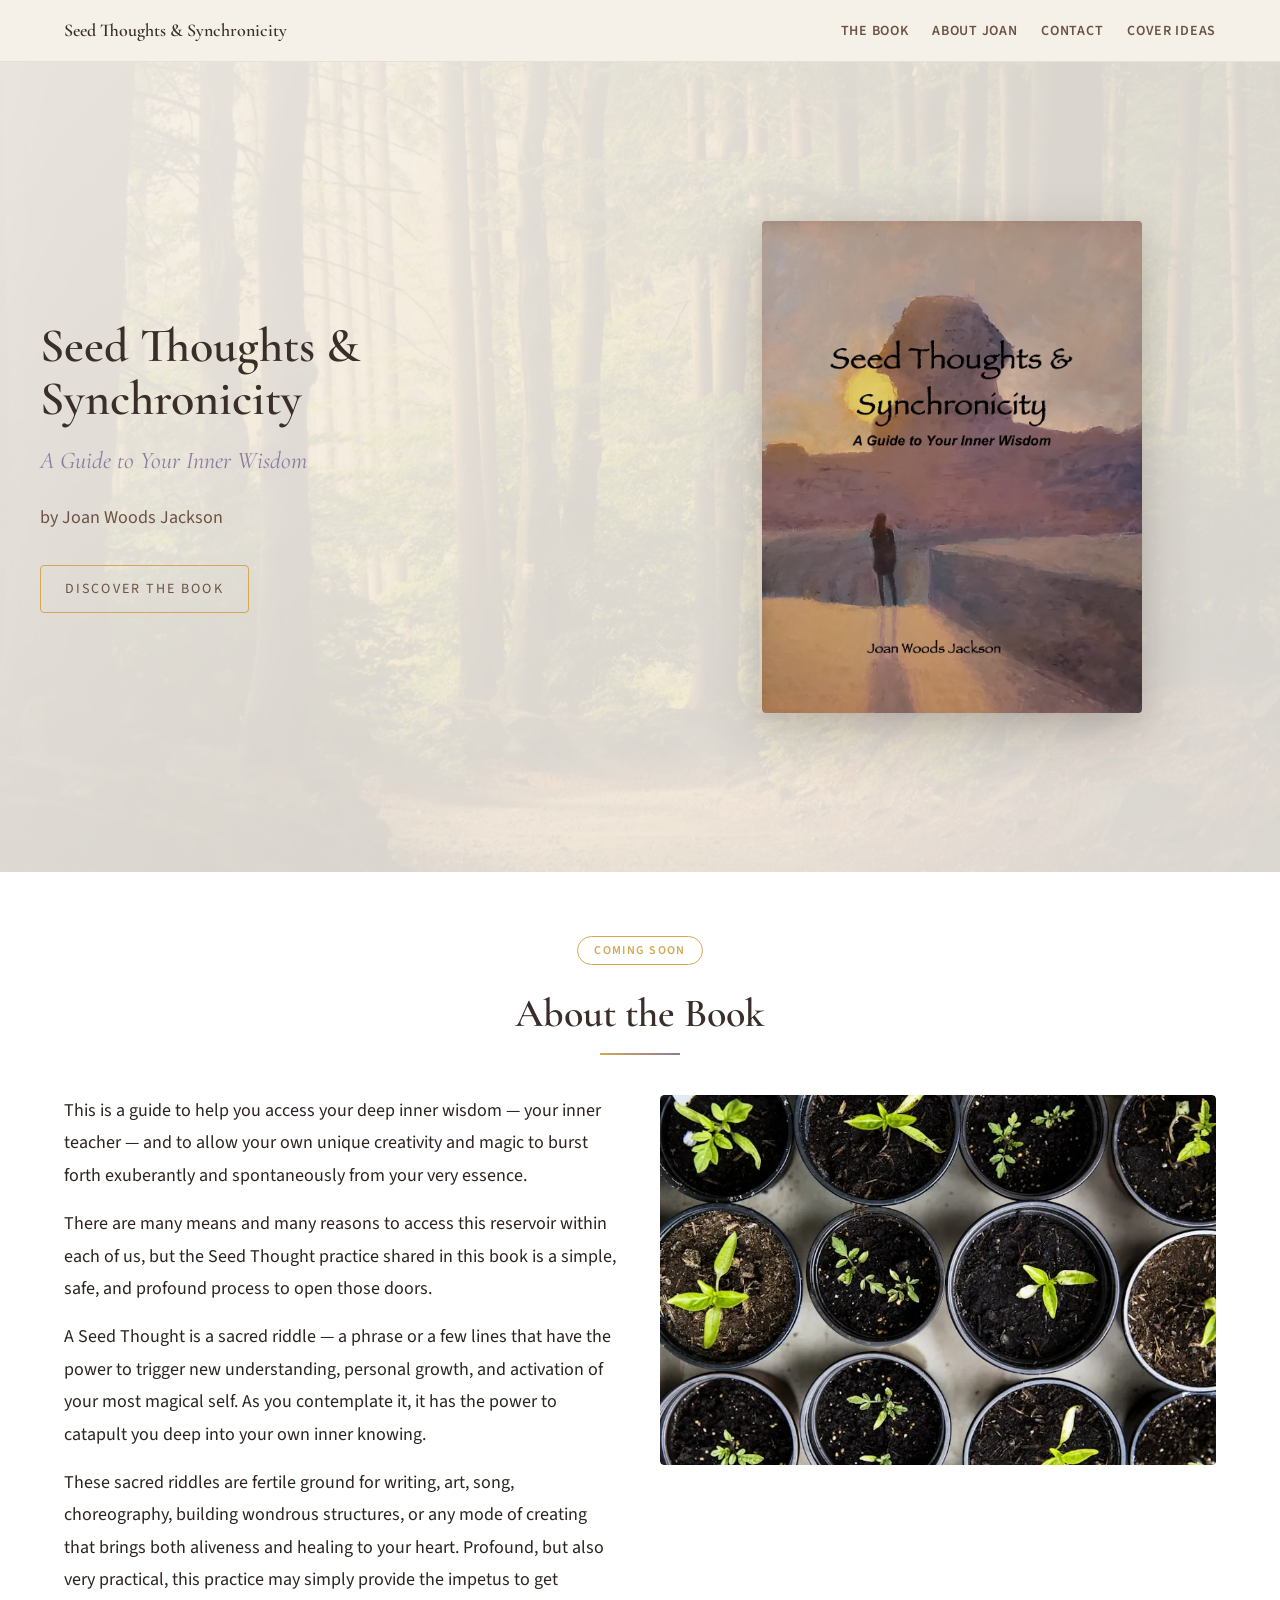
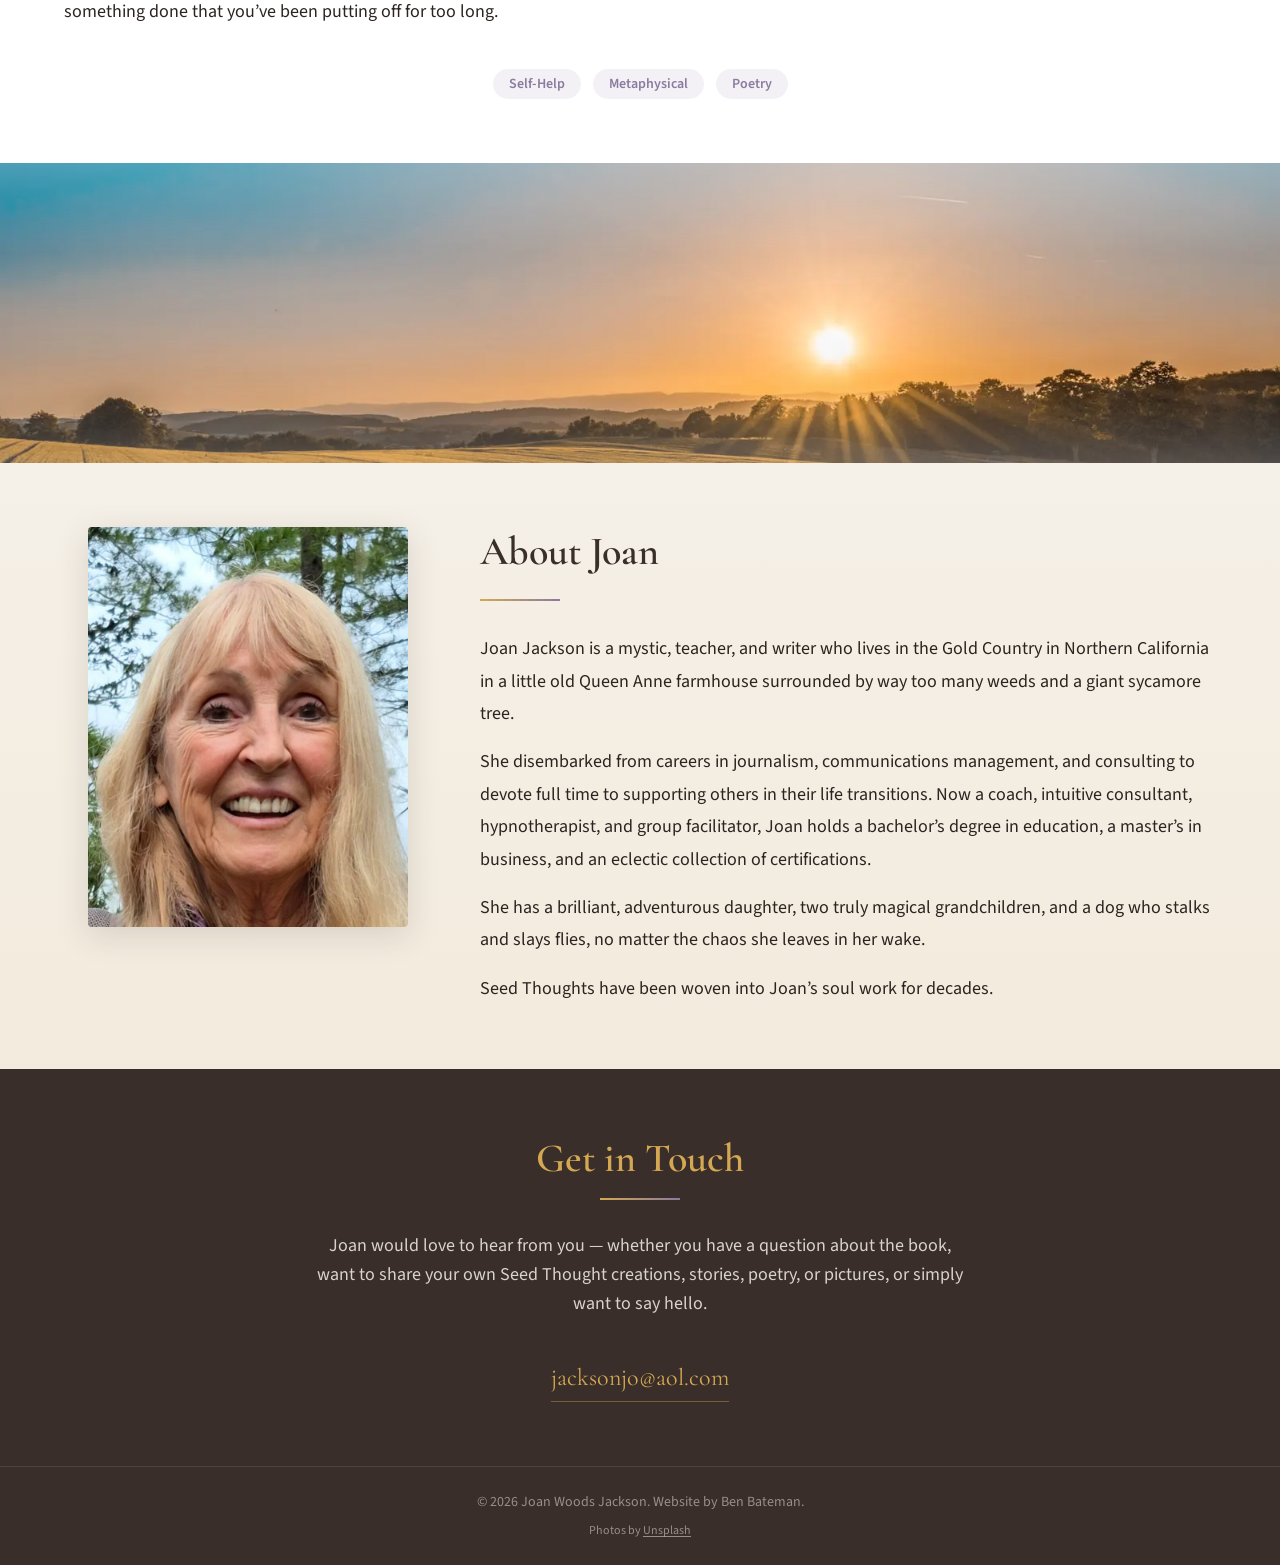
<file: index.html>
<!DOCTYPE html>
<html lang="en">
<head>
    <meta charset="UTF-8">
    <meta name="viewport" content="width=device-width, initial-scale=1.0">
    <title>Seed Thoughts & Synchronicity — A Guide to Your Inner Wisdom</title>
    <meta name="description" content="Seed Thoughts & Synchronicity by Joan Woods Jackson — a guide to accessing your deep inner wisdom through sacred riddles that trigger new understanding, personal growth, and activation of your most magical self.">

    <!-- Google Fonts: Cormorant Garamond (headings) + Source Sans 3 (body) -->
    <link rel="preconnect" href="https://fonts.googleapis.com">
    <link rel="preconnect" href="https://fonts.gstatic.com" crossorigin>
    <link href="https://fonts.googleapis.com/css2?family=Cormorant+Garamond:ital,wght@0,400;0,600;0,700;1,400&family=Source+Sans+3:wght@300;400;600&display=swap" rel="stylesheet">

    <!-- Design system stylesheets -->
    <link rel="stylesheet" href="styles/variables.css">
    <link rel="stylesheet" href="styles/base.css">
    <link rel="stylesheet" href="styles/layout.css">
    <link rel="stylesheet" href="styles/page.css">
    <link rel="stylesheet" href="styles/animations.css">
</head>
<body>

    <!-- Navigation -->
    <nav class="site-nav" aria-label="Main navigation">
        <div class="container">
            <a href="#" class="site-nav__title">Seed Thoughts &amp; Synchronicity</a>
            <ul class="site-nav__links">
                <li><a href="#book">The Book</a></li>
                <li><a href="#about">About Joan</a></li>
                <li><a href="#contact">Contact</a></li>
                <li><a href="cover-options/">Cover Ideas</a></li>
            </ul>
        </div>
    </nav>

    <main>
        <!-- Hero Section -->
        <section class="hero" id="hero">
            <div class="hero__bg" aria-hidden="true"></div>
            <div class="hero__inner">
                <div class="hero__text fade-in">
                    <h1 class="hero__title">Seed Thoughts &amp; Synchronicity</h1>
                    <p class="hero__subtitle">A Guide to Your Inner Wisdom</p>
                    <p class="hero__author">by Joan Woods Jackson</p>
                    <a href="#book" class="hero__cta">Discover the Book</a>
                </div>
                <div class="hero__cover fade-in">
                    <picture>
                        <source srcset="images/book-cover-sm.webp" media="(max-width: 768px)" type="image/webp">
                        <source srcset="images/book-cover.webp" type="image/webp">
                        <img src="images/book-cover.jpg"
                             alt="Cover of Seed Thoughts and Synchronicity by Joan Woods Jackson — a painterly sunset scene with a figure walking a golden path toward mountains"
                             width="380"
                             height="492"
                             loading="eager">
                    </picture>
                </div>
            </div>
        </section>

        <!-- Book Section -->
        <section class="book section" id="book">
            <div class="container">
                <div class="book__header fade-in">
                    <span class="book__badge">Coming Soon</span>
                    <h2>About the Book</h2>
                    <div class="decorative-line"></div>
                </div>

                <div class="book__content fade-in">
                    <div class="book__description">
                        <p>This is a guide to help you access your deep inner wisdom &mdash; your inner teacher &mdash; and to allow your own unique creativity and magic to burst forth exuberantly and spontaneously from your very essence.</p>

                        <p>There are many means and many reasons to access this reservoir within each of us, but the Seed Thought practice shared in this book is a simple, safe, and profound process to open those doors.</p>

                        <p>A Seed Thought is a sacred riddle &mdash; a phrase or a few lines that have the power to trigger new understanding, personal growth, and activation of your most magical self. As you contemplate it, it has the power to catapult you deep into your own inner knowing.</p>

                        <p>These sacred riddles are fertile ground for writing, art, song, choreography, building wondrous structures, or any mode of creating that brings both aliveness and healing to your heart. Profound, but also very practical, this practice may simply provide the impetus to get something done that you&rsquo;ve been putting off for too long.</p>
                    </div>

                    <div class="book__image">
                        <picture>
                            <source srcset="images/seedlings-sm.webp" media="(max-width: 768px)" type="image/webp">
                            <source srcset="images/seedlings.webp" type="image/webp">
                            <img src="images/seedlings.webp"
                                 alt="Young seedlings sprouting from dark soil in small pots — new growth reaching toward the light"
                                 width="800"
                                 height="533"
                                 loading="lazy">
                        </picture>
                    </div>
                </div>

                <div class="book__tags fade-in">
                    <span class="book__tag">Self-Help</span>
                    <span class="book__tag">Metaphysical</span>
                    <span class="book__tag">Poetry</span>
                </div>
            </div>
        </section>

        <!-- Section Divider -->
        <div class="section-divider" aria-hidden="true">
            <picture>
                <source srcset="images/golden-field-sm.webp" media="(max-width: 768px)" type="image/webp">
                <source srcset="images/golden-field.webp" type="image/webp">
                <img src="images/golden-field.webp"
                     alt=""
                     width="1600"
                     height="900"
                     loading="lazy">
            </picture>
        </div>

        <!-- About Section -->
        <section class="about section" id="about">
            <div class="container">
                <div class="about__inner fade-in">
                    <div class="about__photo">
                        <picture>
                            <source srcset="images/author-photo-sm.webp" media="(max-width: 768px)" type="image/webp">
                            <source srcset="images/author-photo.webp" type="image/webp">
                            <img src="images/author-photo.jpg"
                                 alt="Joan Woods Jackson smiling outdoors beneath tall pine trees"
                                 class="about__author-img"
                                 width="800"
                                 height="1000"
                                 loading="lazy">
                        </picture>
                    </div>
                    <div class="about__content">
                        <h2>About Joan</h2>
                        <div class="decorative-line" style="margin-left: 0;"></div>

                        <p>Joan Jackson is a mystic, teacher, and writer who lives in the Gold Country in Northern California in a little old Queen Anne farmhouse surrounded by way too many weeds and a giant sycamore tree.</p>

                        <p>She disembarked from careers in journalism, communications management, and consulting to devote full time to supporting others in their life transitions. Now a coach, intuitive consultant, hypnotherapist, and group facilitator, Joan holds a bachelor&rsquo;s degree in education, a master&rsquo;s in business, and an eclectic collection of certifications.</p>

                        <p>She has a brilliant, adventurous daughter, two truly magical grandchildren, and a dog who stalks and slays flies, no matter the chaos she leaves in her wake.</p>

                        <p>Seed Thoughts have been woven into Joan&rsquo;s soul work for decades.</p>
                    </div>
                </div>
            </div>
        </section>

        <!-- Contact Section -->
        <section class="contact section" id="contact">
            <div class="container fade-in">
                <h2>Get in Touch</h2>
                <div class="decorative-line"></div>
                <p>Joan would love to hear from you &mdash; whether you have a question about the book, want to share your own Seed Thought creations, stories, poetry, or pictures, or simply want to say hello.</p>
                <a href="mailto:jacksonjo@aol.com" class="contact__email">jacksonjo@aol.com</a>
            </div>
        </section>
    </main>

    <!-- Footer -->
    <footer class="site-footer">
        <p>&copy; 2026 Joan Woods Jackson. Website by Ben Bateman.</p>
        <p class="site-footer__credits">Photos by <a href="https://unsplash.com" target="_blank" rel="noopener">Unsplash</a></p>
    </footer>

    <!-- Scroll animations -->
    <script>
    (function() {
        var targets = document.querySelectorAll('.fade-in');
        if (!('IntersectionObserver' in window)) {
            targets.forEach(function(el) { el.classList.add('fade-in--visible'); });
            return;
        }
        var observer = new IntersectionObserver(function(entries) {
            entries.forEach(function(entry) {
                if (entry.isIntersecting) {
                    entry.target.classList.add('fade-in--visible');
                    observer.unobserve(entry.target);
                }
            });
        }, { threshold: 0.15 });
        targets.forEach(function(el) { observer.observe(el); });
    })();
    </script>

</body>
</html>
</file>
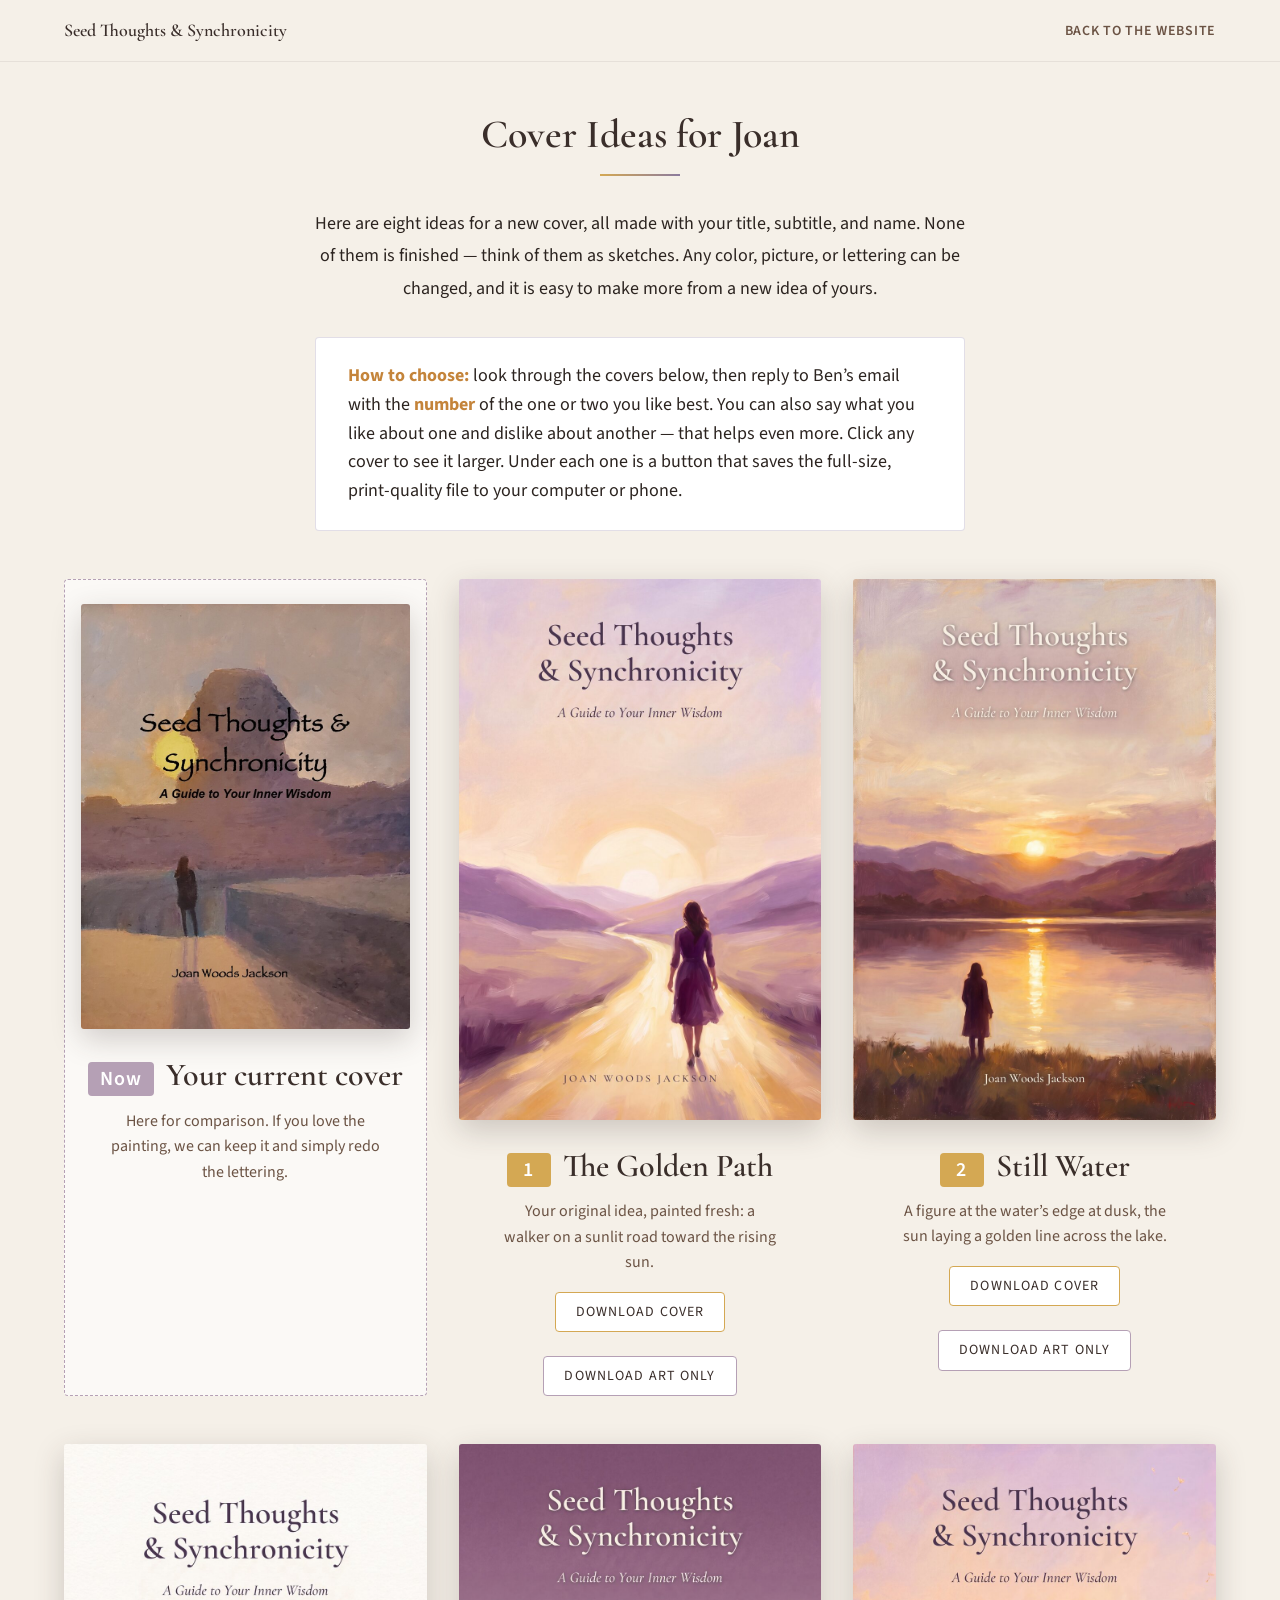
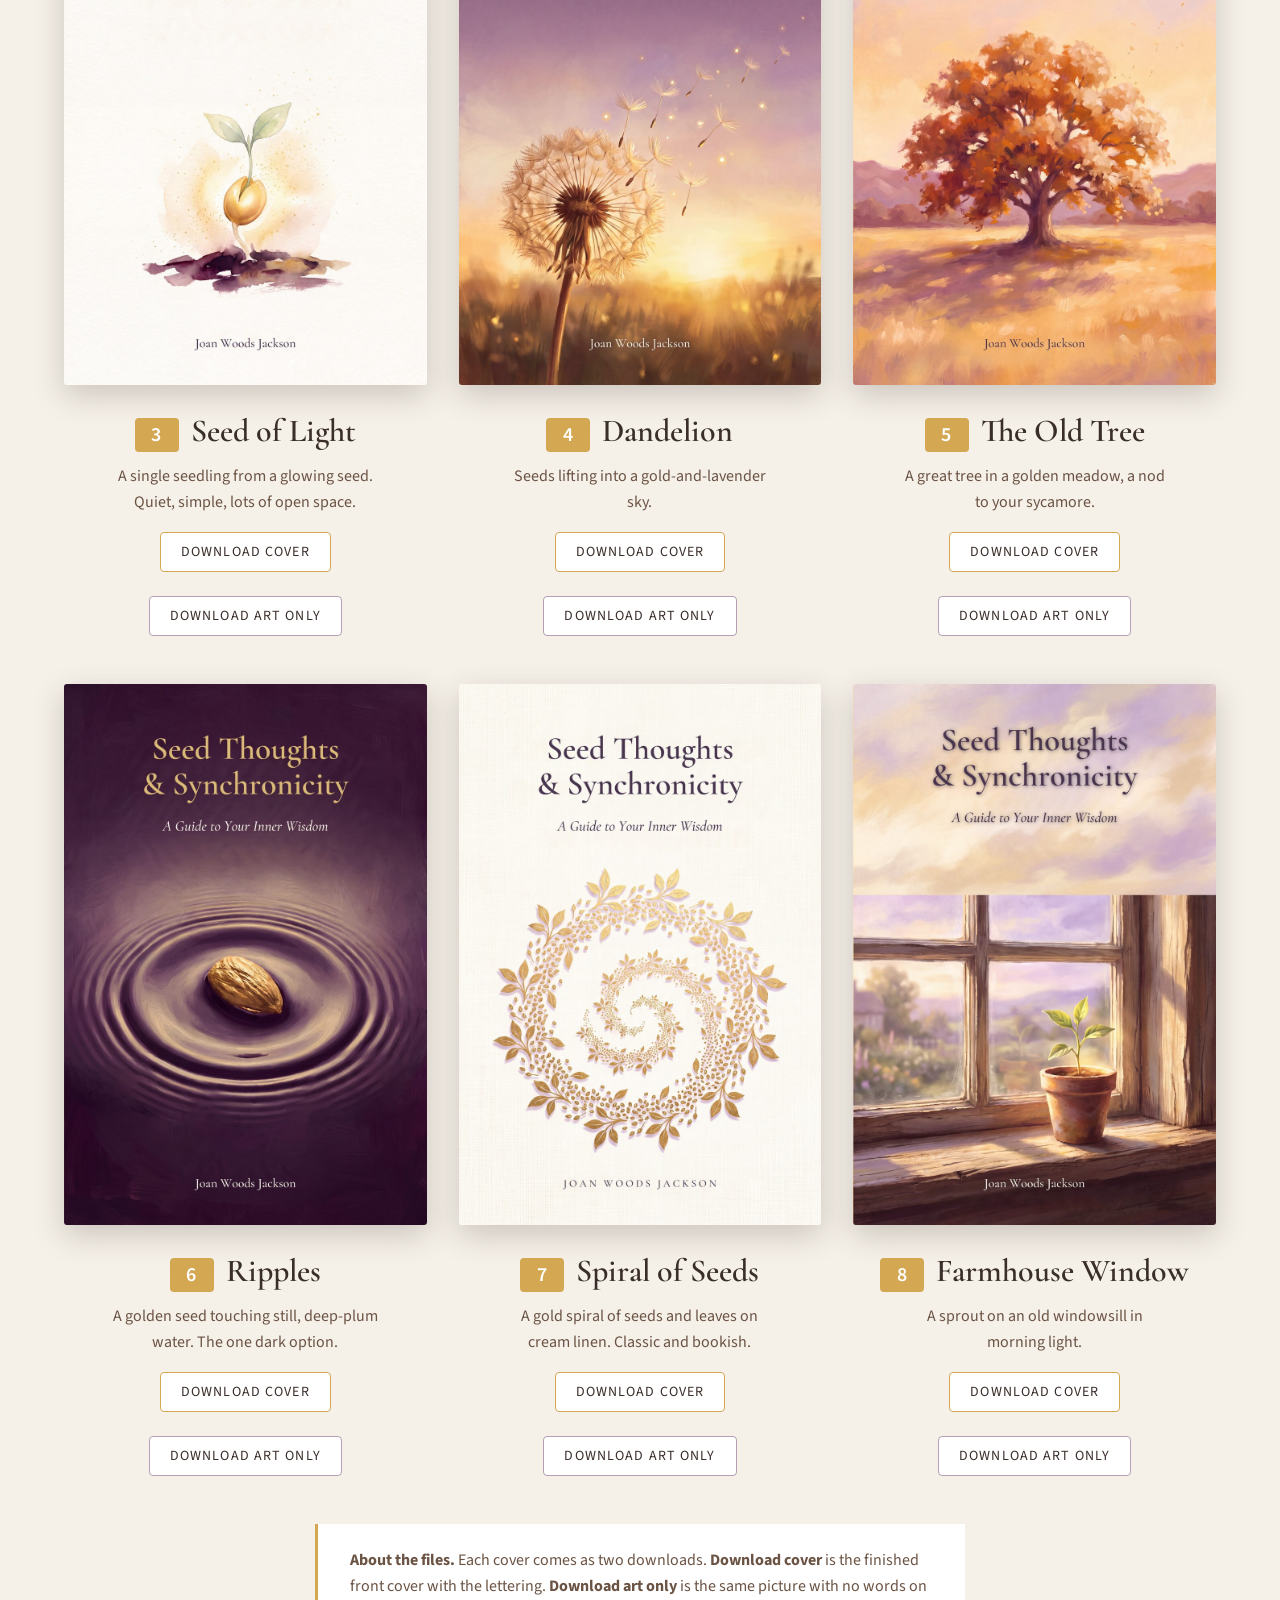
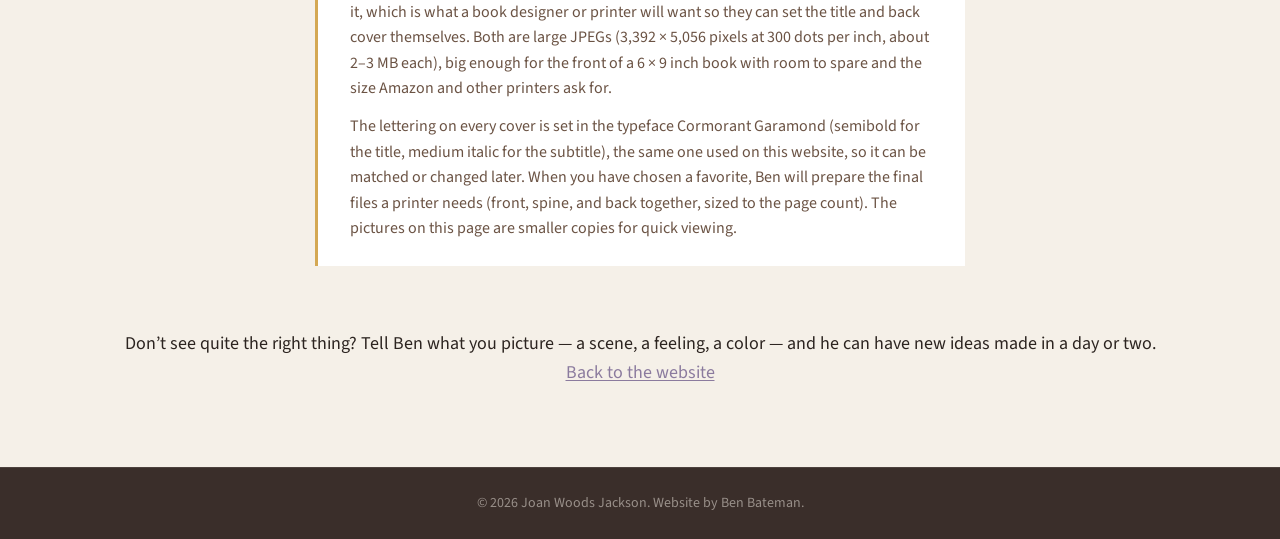
<file: cover-options/index.html>
<!DOCTYPE html>
<html lang="en">
<head>
    <meta charset="UTF-8">
    <meta name="viewport" content="width=device-width, initial-scale=1.0">
    <title>Cover Ideas — Seed Thoughts & Synchronicity</title>
    <meta name="robots" content="noindex">
    <link rel="preconnect" href="https://fonts.googleapis.com">
    <link rel="preconnect" href="https://fonts.gstatic.com" crossorigin>
    <link href="https://fonts.googleapis.com/css2?family=Cormorant+Garamond:ital,wght@0,400;0,600;0,700;1,400&family=Source+Sans+3:wght@300;400;600&display=swap" rel="stylesheet">
    <link rel="stylesheet" href="../styles/variables.css">
    <link rel="stylesheet" href="../styles/base.css">
    <link rel="stylesheet" href="../styles/layout.css">
    <link rel="stylesheet" href="../styles/page.css">
    <style>
        .ideas { padding: var(--space-12) 0 var(--space-20); }
        .ideas__intro { max-width: var(--max-width-text); margin: 0 auto var(--space-12); text-align: center; }
        .ideas__intro h1 { font-size: var(--text-4xl); margin-bottom: var(--space-4); }
        .ideas__intro p { font-size: var(--text-lg); line-height: var(--leading-relaxed); }
        .ideas__how { background: var(--color-white); border: 1px solid rgba(139, 123, 158, 0.25); border-radius: var(--border-radius); padding: var(--space-6) var(--space-8); font-size: var(--text-lg); text-align: left; margin-top: var(--space-8); }
        .ideas__how strong { color: var(--color-amber); }
        .ideas__grid { display: grid; grid-template-columns: repeat(auto-fill, minmax(280px, 1fr)); gap: var(--space-12) var(--space-8); }
        .idea { margin: 0; text-align: center; }
        .idea a { display: block; }
        .idea img { width: 100%; max-width: 380px; height: auto; margin: 0 auto; box-shadow: 0 10px 30px rgba(58, 46, 42, 0.22); border-radius: 3px; transition: transform var(--transition-speed); }
        .idea a:hover img, .idea a:focus img { transform: translateY(-4px); }
        .idea__label { display: inline-block; margin-top: var(--space-5); font-family: var(--font-heading); font-size: var(--text-3xl); font-weight: 600; color: var(--color-earth); }
        .idea__label span { display: inline-block; min-width: 2.2em; padding: 0 var(--space-3); margin-right: var(--space-3); background: var(--color-gold); color: var(--color-white); border-radius: var(--border-radius); font-family: var(--font-body); font-size: var(--text-xl); font-weight: 600; letter-spacing: 0.05em; vertical-align: middle; line-height: 1.7; }
        .idea__note { font-size: var(--text-base); color: var(--color-text-light); max-width: 34ch; margin: var(--space-2) auto 0; }
        .idea__download { display: inline-block; margin-top: var(--space-4); font-family: var(--font-body); font-size: var(--text-sm); letter-spacing: 0.08em; text-transform: uppercase; color: var(--color-earth); background: var(--color-white); border: 1px solid var(--color-gold); border-radius: var(--border-radius); padding: var(--space-2) var(--space-5); text-decoration: none; transition: background-color var(--transition-speed), color var(--transition-speed); }
        .idea__downloads { display: flex; flex-wrap: wrap; justify-content: center; gap: var(--space-2) var(--space-3); }
        .idea__download--art { border-color: var(--color-mauve); }
        .idea__download:hover, .idea__download:focus { background: var(--color-gold); color: var(--color-white); }
        .ideas__print-note { max-width: var(--max-width-text); margin: var(--space-12) auto 0; padding: var(--space-6) var(--space-8); background: var(--color-white); border-left: 3px solid var(--color-gold); font-size: var(--text-base); color: var(--color-text-light); }
        .ideas__print-note p { margin: 0 0 var(--space-3); } .ideas__print-note p:last-child { margin: 0; }
        .idea--current { background: rgba(255,255,255,0.6); border: 1px dashed var(--color-mauve); border-radius: var(--border-radius); padding: var(--space-6) var(--space-4); }
        .idea--current .idea__label span { background: var(--color-mauve); }
        .ideas__foot { text-align: center; margin-top: var(--space-16); font-size: var(--text-lg); }
        .ideas__foot a { color: var(--color-link); }
        @media (max-width: 600px) { .ideas__intro h1 { font-size: var(--text-3xl); } .idea__label { font-size: var(--text-2xl); } }
    </style>
</head>
<body>
    <nav class="site-nav" aria-label="Main navigation">
        <div class="container">
            <a href="../" class="site-nav__title">Seed Thoughts &amp; Synchronicity</a>
            <ul class="site-nav__links">
                <li><a href="../">Back to the website</a></li>
            </ul>
        </div>
    </nav>

    <main class="ideas">
        <div class="container">
            <div class="ideas__intro">
                <h1>Cover Ideas for Joan</h1>
                <div class="decorative-line"></div>
                <p>Here are eight ideas for a new cover, all made with your title, subtitle, and name. None of them is finished &mdash; think of them as sketches. Any color, picture, or lettering can be changed, and it is easy to make more from a new idea of yours.</p>
                <div class="ideas__how">
                    <strong>How to choose:</strong> look through the covers below, then reply to Ben&rsquo;s email with the <strong>number</strong> of the one or two you like best. You can also say what you like about one and dislike about another &mdash; that helps even more. Click any cover to see it larger. Under each one is a button that saves the full-size, print-quality file to your computer or phone.
                </div>
            </div>

            <div class="ideas__grid">
                <figure class="idea idea--current">
                    <a href="../images/book-cover.jpg"><img src="../images/covers/current.jpg" alt="Your current cover: a painted scene with a lone figure on a golden path" width="900" height="1165" loading="eager"></a>
                    <figcaption><span class="idea__label"><span>Now</span>Your current cover</span><p class="idea__note">Here for comparison. If you love the painting, we can keep it and simply redo the lettering.</p></figcaption>
                </figure>
                <figure class="idea">
                    <a href="../images/covers/option-1-large.jpg"><img src="../images/covers/option-1.jpg" alt="Option 1: a woman walking a sunlit golden road toward a rising sun between violet hills" width="900" height="1342" loading="eager"></a>
                    <figcaption><span class="idea__label"><span>1</span>The Golden Path</span><p class="idea__note">Your original idea, painted fresh: a walker on a sunlit road toward the rising sun.</p><span class="idea__downloads"><a class="idea__download" href="../images/covers/Seed-Thoughts-Cover-Option-1-PRINT.jpg" download="Seed-Thoughts-Cover-Option-1-PRINT.jpg">Download cover</a><a class="idea__download idea__download--art" href="../images/covers/Seed-Thoughts-Cover-Option-1-ART-ONLY.jpg" download="Seed-Thoughts-Cover-Option-1-ART-ONLY.jpg">Download art only</a></span></figcaption>
                </figure>
                <figure class="idea">
                    <a href="../images/covers/option-2-large.jpg"><img src="../images/covers/option-2.jpg" alt="Option 2: a figure at the edge of a still lake at dusk with the sun reflected in the water" width="900" height="1342" loading="lazy"></a>
                    <figcaption><span class="idea__label"><span>2</span>Still Water</span><p class="idea__note">A figure at the water&rsquo;s edge at dusk, the sun laying a golden line across the lake.</p><span class="idea__downloads"><a class="idea__download" href="../images/covers/Seed-Thoughts-Cover-Option-2-PRINT.jpg" download="Seed-Thoughts-Cover-Option-2-PRINT.jpg">Download cover</a><a class="idea__download idea__download--art" href="../images/covers/Seed-Thoughts-Cover-Option-2-ART-ONLY.jpg" download="Seed-Thoughts-Cover-Option-2-ART-ONLY.jpg">Download art only</a></span></figcaption>
                </figure>
                <figure class="idea">
                    <a href="../images/covers/option-3-large.jpg"><img src="../images/covers/option-3.jpg" alt="Option 3: a watercolor seedling sprouting from a glowing golden seed on cream paper" width="900" height="1342" loading="lazy"></a>
                    <figcaption><span class="idea__label"><span>3</span>Seed of Light</span><p class="idea__note">A single seedling from a glowing seed. Quiet, simple, lots of open space.</p><span class="idea__downloads"><a class="idea__download" href="../images/covers/Seed-Thoughts-Cover-Option-3-PRINT.jpg" download="Seed-Thoughts-Cover-Option-3-PRINT.jpg">Download cover</a><a class="idea__download idea__download--art" href="../images/covers/Seed-Thoughts-Cover-Option-3-ART-ONLY.jpg" download="Seed-Thoughts-Cover-Option-3-ART-ONLY.jpg">Download art only</a></span></figcaption>
                </figure>
                <figure class="idea">
                    <a href="../images/covers/option-4-large.jpg"><img src="../images/covers/option-4.jpg" alt="Option 4: a dandelion releasing seeds into a gold and lavender sky" width="900" height="1342" loading="lazy"></a>
                    <figcaption><span class="idea__label"><span>4</span>Dandelion</span><p class="idea__note">Seeds lifting into a gold-and-lavender sky.</p><span class="idea__downloads"><a class="idea__download" href="../images/covers/Seed-Thoughts-Cover-Option-4-PRINT.jpg" download="Seed-Thoughts-Cover-Option-4-PRINT.jpg">Download cover</a><a class="idea__download idea__download--art" href="../images/covers/Seed-Thoughts-Cover-Option-4-ART-ONLY.jpg" download="Seed-Thoughts-Cover-Option-4-ART-ONLY.jpg">Download art only</a></span></figcaption>
                </figure>
                <figure class="idea">
                    <a href="../images/covers/option-5-large.jpg"><img src="../images/covers/option-5.jpg" alt="Option 5: a great old tree in a golden meadow at sunset" width="900" height="1342" loading="lazy"></a>
                    <figcaption><span class="idea__label"><span>5</span>The Old Tree</span><p class="idea__note">A great tree in a golden meadow, a nod to your sycamore.</p><span class="idea__downloads"><a class="idea__download" href="../images/covers/Seed-Thoughts-Cover-Option-5-PRINT.jpg" download="Seed-Thoughts-Cover-Option-5-PRINT.jpg">Download cover</a><a class="idea__download idea__download--art" href="../images/covers/Seed-Thoughts-Cover-Option-5-ART-ONLY.jpg" download="Seed-Thoughts-Cover-Option-5-ART-ONLY.jpg">Download art only</a></span></figcaption>
                </figure>
                <figure class="idea">
                    <a href="../images/covers/option-6-large.jpg"><img src="../images/covers/option-6.jpg" alt="Option 6: a golden seed on dark plum water sending out ripples" width="900" height="1342" loading="lazy"></a>
                    <figcaption><span class="idea__label"><span>6</span>Ripples</span><p class="idea__note">A golden seed touching still, deep-plum water. The one dark option.</p><span class="idea__downloads"><a class="idea__download" href="../images/covers/Seed-Thoughts-Cover-Option-6-PRINT.jpg" download="Seed-Thoughts-Cover-Option-6-PRINT.jpg">Download cover</a><a class="idea__download idea__download--art" href="../images/covers/Seed-Thoughts-Cover-Option-6-ART-ONLY.jpg" download="Seed-Thoughts-Cover-Option-6-ART-ONLY.jpg">Download art only</a></span></figcaption>
                </figure>
                <figure class="idea">
                    <a href="../images/covers/option-7-large.jpg"><img src="../images/covers/option-7.jpg" alt="Option 7: a golden spiral of tiny seeds and leaves on cream linen" width="900" height="1342" loading="lazy"></a>
                    <figcaption><span class="idea__label"><span>7</span>Spiral of Seeds</span><p class="idea__note">A gold spiral of seeds and leaves on cream linen. Classic and bookish.</p><span class="idea__downloads"><a class="idea__download" href="../images/covers/Seed-Thoughts-Cover-Option-7-PRINT.jpg" download="Seed-Thoughts-Cover-Option-7-PRINT.jpg">Download cover</a><a class="idea__download idea__download--art" href="../images/covers/Seed-Thoughts-Cover-Option-7-ART-ONLY.jpg" download="Seed-Thoughts-Cover-Option-7-ART-ONLY.jpg">Download art only</a></span></figcaption>
                </figure>
                <figure class="idea">
                    <a href="../images/covers/option-8-large.jpg"><img src="../images/covers/option-8.jpg" alt="Option 8: a sprout in a terracotta pot on a farmhouse windowsill at dawn" width="900" height="1342" loading="lazy"></a>
                    <figcaption><span class="idea__label"><span>8</span>Farmhouse Window</span><p class="idea__note">A sprout on an old windowsill in morning light.</p><span class="idea__downloads"><a class="idea__download" href="../images/covers/Seed-Thoughts-Cover-Option-8-PRINT.jpg" download="Seed-Thoughts-Cover-Option-8-PRINT.jpg">Download cover</a><a class="idea__download idea__download--art" href="../images/covers/Seed-Thoughts-Cover-Option-8-ART-ONLY.jpg" download="Seed-Thoughts-Cover-Option-8-ART-ONLY.jpg">Download art only</a></span></figcaption>
                </figure>
            </div>

            <div class="ideas__print-note">
                <p><strong>About the files.</strong> Each cover comes as two downloads. <strong>Download cover</strong> is the finished front cover with the lettering. <strong>Download art only</strong> is the same picture with no words on it, which is what a book designer or printer will want so they can set the title and back cover themselves. Both are large JPEGs (3,392 &times; 5,056 pixels at 300 dots per inch, about 2&ndash;3 MB each), big enough for the front of a 6 &times; 9 inch book with room to spare and the size Amazon and other printers ask for.</p>
                <p>The lettering on every cover is set in the typeface Cormorant Garamond (semibold for the title, medium italic for the subtitle), the same one used on this website, so it can be matched or changed later. When you have chosen a favorite, Ben will prepare the final files a printer needs (front, spine, and back together, sized to the page count). The pictures on this page are smaller copies for quick viewing.</p>
            </div>
            <p class="ideas__foot">Don&rsquo;t see quite the right thing? Tell Ben what you picture &mdash; a scene, a feeling, a color &mdash; and he can have new ideas made in a day or two.<br><a href="../">Back to the website</a></p>
        </div>
    </main>

    <footer class="site-footer">
        <p>&copy; 2026 Joan Woods Jackson. Website by Ben Bateman.</p>
    </footer>
</body>
</html>
</file>
<file: styles/variables.css>
/* ==========================================================================
   Design Tokens — Seed Thoughts & Synchronicity
   Derived from the book cover's painterly aesthetic.
   ========================================================================== */

:root {
  /* --- Colors --- */

  /* Primary: warm golds from the book's sunlit tones */
  --color-gold: #D4A853;
  --color-amber: #C4843A;

  /* Accent: muted purples/mauves for spiritual warmth */
  --color-purple: #8B7B9E;
  --color-mauve: #B5A0B5;

  /* Neutrals */
  --color-cream: #F5F0E8;
  --color-earth: #3A2E2A;
  --color-text: #2C2420;
  --color-text-light: #6B5344;
  --color-white: #FFFFFF;

  /* Functional */
  --color-link: #8B7B9E;
  --color-link-hover: #6A5C7E;
  --color-focus: #D4A853;

  /* --- Typography --- */

  /* Headings: elegant serif from Google Fonts */
  --font-heading: 'Cormorant Garamond', Georgia, 'Times New Roman', serif;

  /* Body: clean sans-serif from Google Fonts */
  --font-body: 'Source Sans 3', 'Source Sans Pro', -apple-system, sans-serif;

  /* Scale (modular, roughly 1.25 ratio) */
  --text-xs: 0.75rem;    /* 12px */
  --text-sm: 0.875rem;   /* 14px */
  --text-base: 1rem;     /* 16px */
  --text-lg: 1.125rem;   /* 18px */
  --text-xl: 1.25rem;    /* 20px */
  --text-2xl: 1.5rem;    /* 24px */
  --text-3xl: 2rem;      /* 32px */
  --text-4xl: 2.5rem;    /* 40px */
  --text-5xl: 3rem;      /* 48px */

  /* Line heights */
  --leading-tight: 1.2;
  --leading-normal: 1.6;
  --leading-relaxed: 1.8;

  /* --- Spacing (4px base unit) --- */
  --space-1: 0.25rem;    /* 4px */
  --space-2: 0.5rem;     /* 8px */
  --space-3: 0.75rem;    /* 12px */
  --space-4: 1rem;       /* 16px */
  --space-5: 1.25rem;    /* 20px */
  --space-6: 1.5rem;     /* 24px */
  --space-8: 2rem;       /* 32px */
  --space-10: 2.5rem;    /* 40px */
  --space-12: 3rem;      /* 48px */
  --space-16: 4rem;      /* 64px */
  --space-20: 5rem;      /* 80px */
  --space-24: 6rem;      /* 96px */

  /* --- Layout --- */
  --max-width: 1200px;
  --max-width-narrow: 800px;
  --max-width-text: 650px;

  /* --- Decorative --- */
  --gradient-brand: linear-gradient(to right, var(--color-gold), var(--color-purple));
  --border-radius: 4px;
  --transition-speed: 0.3s;
}
</file>
<file: styles/base.css>
/* ==========================================================================
   Base Styles — Reset, defaults, and global element styles
   ========================================================================== */

/* --- Reset --- */
*,
*::before,
*::after {
  margin: 0;
  padding: 0;
  box-sizing: border-box;
}

html {
  scroll-behavior: smooth;
  -webkit-text-size-adjust: 100%;
}

/* --- Body --- */
body {
  font-family: var(--font-body);
  font-size: var(--text-base);
  line-height: var(--leading-normal);
  color: var(--color-text);
  background-color: var(--color-cream);
  -webkit-font-smoothing: antialiased;
  -moz-osx-font-smoothing: grayscale;
}

/* --- Headings --- */
h1, h2, h3, h4, h5, h6 {
  font-family: var(--font-heading);
  font-weight: 600;
  line-height: var(--leading-tight);
  color: var(--color-earth);
}

h1 { font-size: var(--text-5xl); }
h2 { font-size: var(--text-4xl); }
h3 { font-size: var(--text-3xl); }
h4 { font-size: var(--text-2xl); }

/* --- Text --- */
p {
  margin-bottom: var(--space-4);
}

p:last-child {
  margin-bottom: 0;
}

/* --- Links --- */
a {
  color: var(--color-link);
  text-decoration: underline;
  text-decoration-thickness: 1px;
  text-underline-offset: 2px;
  transition: color var(--transition-speed) ease;
}

a:hover {
  color: var(--color-link-hover);
}

a:focus-visible {
  outline: 2px solid var(--color-focus);
  outline-offset: 2px;
  border-radius: var(--border-radius);
}

/* --- Images --- */
img {
  max-width: 100%;
  height: auto;
  display: block;
}

/* --- Lists --- */
ul, ol {
  padding-left: var(--space-6);
}

li {
  margin-bottom: var(--space-2);
}

/* --- Horizontal rule --- */
hr {
  border: none;
  height: 2px;
  background: var(--gradient-brand);
  width: 80px;
  margin: var(--space-8) auto;
}

/* --- Selection --- */
::selection {
  background-color: var(--color-gold);
  color: var(--color-white);
}

/* --- Responsive font sizing --- */
@media (max-width: 768px) {
  h1 { font-size: var(--text-4xl); }
  h2 { font-size: var(--text-3xl); }
  h3 { font-size: var(--text-2xl); }
  h4 { font-size: var(--text-xl); }
}

@media (max-width: 375px) {
  h1 { font-size: var(--text-3xl); }
  h2 { font-size: var(--text-2xl); }
  h3 { font-size: var(--text-xl); }
}
</file>
<file: styles/layout.css>
/* ==========================================================================
   Layout — Section containers, grid, and responsive structure
   ========================================================================== */

/* --- Section containers --- */
.section {
  padding: var(--space-16) var(--space-6);
}

.section--narrow {
  max-width: var(--max-width-narrow);
  margin-left: auto;
  margin-right: auto;
}

/* --- Content wrapper (centers content, sets max-width) --- */
.container {
  width: 100%;
  max-width: var(--max-width);
  margin-left: auto;
  margin-right: auto;
  padding-left: var(--space-6);
  padding-right: var(--space-6);
}

.container--narrow {
  max-width: var(--max-width-narrow);
}

.container--text {
  max-width: var(--max-width-text);
}

/* --- Simple responsive grid --- */
.grid {
  display: grid;
  gap: var(--space-8);
}

.grid--2 {
  grid-template-columns: 1fr;
}

.grid--3 {
  grid-template-columns: 1fr;
}

@media (min-width: 768px) {
  .grid--2 {
    grid-template-columns: 1fr 1fr;
  }

  .grid--3 {
    grid-template-columns: 1fr 1fr;
  }
}

@media (min-width: 1024px) {
  .grid--3 {
    grid-template-columns: 1fr 1fr 1fr;
  }
}

/* --- Text alignment utilities --- */
.text-center {
  text-align: center;
}

/* --- Vertical spacing between sections --- */
.section + .section {
  border-top: 1px solid rgba(58, 46, 42, 0.08);
}

/* --- Responsive section padding --- */
@media (max-width: 768px) {
  .section {
    padding: var(--space-12) var(--space-4);
  }
}

@media (max-width: 375px) {
  .section {
    padding: var(--space-8) var(--space-4);
  }
}
</file>
<file: styles/page.css>
/* ==========================================================================
   Page Styles — Homepage sections and components
   ========================================================================== */

/* --- Navigation --- */
.site-nav {
  position: sticky;
  top: 0;
  z-index: 100;
  background-color: rgba(245, 240, 232, 0.95);
  backdrop-filter: blur(8px);
  -webkit-backdrop-filter: blur(8px);
  border-bottom: 1px solid rgba(58, 46, 42, 0.08);
  padding: var(--space-4) var(--space-6);
}

.site-nav .container {
  display: flex;
  justify-content: space-between;
  align-items: center;
}

.site-nav__title {
  font-family: var(--font-heading);
  font-size: var(--text-lg);
  font-weight: 600;
  color: var(--color-earth);
  text-decoration: none;
}

.site-nav__title:hover {
  color: var(--color-gold);
}

.site-nav__links {
  display: flex;
  gap: var(--space-6);
  list-style: none;
  padding: 0;
  margin: 0;
}

.site-nav__links li {
  margin: 0;
}

.site-nav__links a {
  font-size: var(--text-sm);
  text-decoration: none;
  color: var(--color-text-light);
  letter-spacing: 0.05em;
  text-transform: uppercase;
  font-weight: 600;
  transition: color var(--transition-speed) ease;
}

.site-nav__links a:hover {
  color: var(--color-gold);
}

/* --- Hero Section --- */
.hero {
  position: relative;
  min-height: 90vh;
  display: flex;
  align-items: center;
  justify-content: center;
  padding: var(--space-16) var(--space-6);
  overflow: hidden;
}

.hero__bg {
  position: absolute;
  inset: 0;
  background-image: url('../images/hero-bg.webp');
  background-size: cover;
  background-position: center;
  opacity: 0.12;
  z-index: 0;
}

.hero__bg::after {
  content: '';
  position: absolute;
  inset: 0;
  background: linear-gradient(
    135deg,
    rgba(245, 240, 232, 0.6) 0%,
    rgba(212, 168, 83, 0.15) 50%,
    rgba(139, 123, 158, 0.1) 100%
  );
}

.hero__inner {
  position: relative;
  z-index: 1;
  display: grid;
  grid-template-columns: 1fr 1fr;
  gap: var(--space-12);
  align-items: center;
  max-width: var(--max-width);
  width: 100%;
  margin: 0 auto;
}

.hero__text {
  text-align: left;
}

.hero__title {
  color: var(--color-earth);
  margin-bottom: var(--space-4);
  font-size: var(--text-5xl);
  line-height: 1.1;
}

.hero__subtitle {
  font-family: var(--font-heading);
  font-size: var(--text-2xl);
  color: var(--color-purple);
  font-style: italic;
  margin-bottom: var(--space-6);
}

.hero__author {
  font-size: var(--text-lg);
  color: var(--color-text-light);
  margin-bottom: var(--space-8);
}

.hero__cta {
  display: inline-block;
  font-size: var(--text-sm);
  color: var(--color-text-light);
  letter-spacing: 0.15em;
  text-transform: uppercase;
  text-decoration: none;
  border: 1px solid var(--color-gold);
  padding: var(--space-3) var(--space-6);
  border-radius: var(--border-radius);
  transition: all var(--transition-speed) ease;
}

.hero__cta:hover {
  background-color: var(--color-gold);
  color: var(--color-white);
}

.hero__cover {
  display: flex;
  justify-content: center;
}

.hero__cover img {
  max-width: 380px;
  width: 100%;
  border-radius: var(--border-radius);
  box-shadow:
    0 20px 60px rgba(58, 46, 42, 0.2),
    0 8px 24px rgba(58, 46, 42, 0.1);
}

/* --- Book Section --- */
.book {
  background-color: var(--color-white);
}

.book__header {
  text-align: center;
  margin-bottom: var(--space-10);
}

.book__header h2 {
  margin-bottom: var(--space-4);
}

.book__badge {
  display: inline-block;
  font-size: var(--text-xs);
  font-weight: 600;
  letter-spacing: 0.12em;
  text-transform: uppercase;
  color: var(--color-gold);
  border: 1px solid var(--color-gold);
  padding: var(--space-1) var(--space-4);
  border-radius: 100px;
  margin-bottom: var(--space-6);
}

.book__content {
  display: grid;
  grid-template-columns: 1fr 1fr;
  gap: var(--space-10);
  align-items: start;
  max-width: var(--max-width);
  margin: 0 auto var(--space-10);
}

.book__description p {
  font-size: var(--text-lg);
  line-height: var(--leading-relaxed);
  color: var(--color-text);
}

.book__image {
  border-radius: var(--border-radius);
  overflow: hidden;
}

.book__image img {
  width: 100%;
  height: auto;
  border-radius: var(--border-radius);
}

.book__tags {
  display: flex;
  justify-content: center;
  gap: var(--space-3);
  flex-wrap: wrap;
}

.book__tag {
  font-size: var(--text-sm);
  color: var(--color-purple);
  background-color: rgba(139, 123, 158, 0.1);
  padding: var(--space-1) var(--space-4);
  border-radius: 100px;
  font-weight: 600;
}

/* --- Section Divider --- */
.section-divider {
  width: 100%;
  max-height: 300px;
  overflow: hidden;
  position: relative;
}

.section-divider img {
  width: 100%;
  height: 300px;
  object-fit: cover;
  object-position: center 40%;
  display: block;
}

.section-divider::after {
  content: '';
  position: absolute;
  inset: 0;
  background: linear-gradient(
    to bottom,
    rgba(255, 255, 255, 0.3) 0%,
    transparent 30%,
    transparent 70%,
    rgba(245, 240, 232, 0.3) 100%
  );
}

/* --- About Section --- */
.about {
  background: linear-gradient(
    180deg,
    var(--color-cream) 0%,
    rgba(212, 168, 83, 0.08) 100%
  );
}

.about__inner {
  display: grid;
  grid-template-columns: 1fr 2fr;
  gap: var(--space-12);
  align-items: start;
  max-width: var(--max-width);
  margin: 0 auto;
}

.about__photo {
  display: flex;
  flex-direction: column;
  align-items: center;
  gap: var(--space-3);
}

.about__tree-img,
.about__author-img {
  width: 100%;
  max-width: 320px;
  border-radius: var(--border-radius);
  box-shadow: 0 8px 32px rgba(58, 46, 42, 0.15);
}

.about__photo-caption {
  font-style: italic;
  font-size: var(--text-sm);
  color: var(--color-text-light);
  opacity: 0.7;
}

.about__content h2 {
  margin-bottom: var(--space-6);
}

.about__content p {
  font-size: var(--text-lg);
  line-height: var(--leading-relaxed);
}

/* --- Contact Section --- */
.contact {
  background-color: var(--color-earth);
  color: var(--color-cream);
  text-align: center;
}

.contact h2 {
  color: var(--color-gold);
  margin-bottom: var(--space-4);
}

.contact p {
  font-size: var(--text-lg);
  color: rgba(245, 240, 232, 0.85);
  max-width: var(--max-width-text);
  margin-left: auto;
  margin-right: auto;
}

.contact__email {
  display: inline-block;
  font-family: var(--font-heading);
  font-size: var(--text-2xl);
  color: var(--color-gold);
  text-decoration: none;
  margin-top: var(--space-6);
  padding-bottom: var(--space-1);
  border-bottom: 1px solid rgba(212, 168, 83, 0.4);
  transition: all var(--transition-speed) ease;
}

.contact__email:hover {
  color: var(--color-cream);
  border-bottom-color: var(--color-cream);
}


/* --- Footer --- */
.site-footer {
  background-color: var(--color-earth);
  border-top: 1px solid rgba(245, 240, 232, 0.1);
  padding: var(--space-6);
  text-align: center;
}

.site-footer p {
  font-size: var(--text-sm);
  color: rgba(245, 240, 232, 0.5);
  margin: 0;
}

.site-footer__credits {
  margin-top: var(--space-2) !important;
  font-size: var(--text-xs) !important;
}

.site-footer__credits a {
  color: rgba(245, 240, 232, 0.5);
  text-decoration: underline;
}

.site-footer__credits a:hover {
  color: rgba(245, 240, 232, 0.8);
}

/* --- Decorative Elements --- */
.decorative-line {
  width: 80px;
  height: 2px;
  background: var(--gradient-brand);
  margin: 0 auto var(--space-8);
}

/* --- Responsive --- */
@media (max-width: 768px) {
  .site-nav__links {
    gap: var(--space-4);
  }

  .site-nav__links a {
    font-size: var(--text-xs);
  }

  .hero {
    min-height: auto;
    padding: var(--space-12) var(--space-4);
  }

  .hero__inner {
    grid-template-columns: 1fr;
    text-align: center;
    gap: var(--space-8);
  }

  .hero__text {
    text-align: center;
    order: 2;
  }

  .hero__cover {
    order: 1;
  }

  .hero__cover img {
    max-width: 260px;
  }

  .hero__title {
    font-size: var(--text-4xl);
  }

  .hero__subtitle {
    font-size: var(--text-xl);
  }

  .book__content {
    grid-template-columns: 1fr;
  }

  .about__inner {
    grid-template-columns: 1fr;
    text-align: center;
  }

  .about__photo {
    justify-content: center;
  }

  .about__tree-img,
  .about__author-img {
    max-width: 260px;
  }

  .section-divider img {
    height: 200px;
  }
}

@media (max-width: 480px) {
  .site-nav .container {
    flex-direction: column;
    gap: var(--space-3);
  }

  .hero__title {
    font-size: var(--text-3xl);
  }

  .hero__cover img {
    max-width: 200px;
  }

  .contact__email {
    font-size: var(--text-xl);
  }
}
</file>
<file: styles/animations.css>
/* ==========================================================================
   Animations — Scroll reveal and hover effects
   ========================================================================== */

/* --- Fade-in on scroll --- */
.fade-in {
  opacity: 0;
  transform: translateY(24px);
  transition: opacity 0.8s ease, transform 0.8s ease;
}

.fade-in--visible {
  opacity: 1;
  transform: translateY(0);
}

/* Stagger children slightly when parent fades in */
.fade-in--visible > *:nth-child(2) {
  transition-delay: 0.1s;
}

.fade-in--visible > *:nth-child(3) {
  transition-delay: 0.2s;
}

/* --- Nav hover underline --- */
.site-nav__links a {
  position: relative;
}

.site-nav__links a::after {
  content: '';
  position: absolute;
  bottom: -4px;
  left: 0;
  width: 0;
  height: 2px;
  background: var(--gradient-brand);
  transition: width var(--transition-speed) ease;
}

.site-nav__links a:hover::after {
  width: 100%;
}

/* --- CTA button glow on hover --- */
.hero__cta:hover {
  box-shadow: 0 4px 20px rgba(212, 168, 83, 0.3);
}

/* --- Book tags hover lift --- */
.book__tag {
  transition: transform var(--transition-speed) ease, box-shadow var(--transition-speed) ease;
}

.book__tag:hover {
  transform: translateY(-2px);
  box-shadow: 0 4px 12px rgba(139, 123, 158, 0.2);
}

/* --- Image hover --- */
.about__tree-img,
.book__image img {
  transition: transform 0.5s ease;
}

.about__tree-img:hover,
.book__image img:hover {
  transform: scale(1.02);
}

/* --- Reduced motion --- */
@media (prefers-reduced-motion: reduce) {
  .fade-in {
    opacity: 1;
    transform: none;
    transition: none;
  }

  .site-nav__links a::after,
  .hero__cta,
  .book__tag,
  .about__tree-img,
  .book__image img {
    transition: none;
  }
}
</file>
